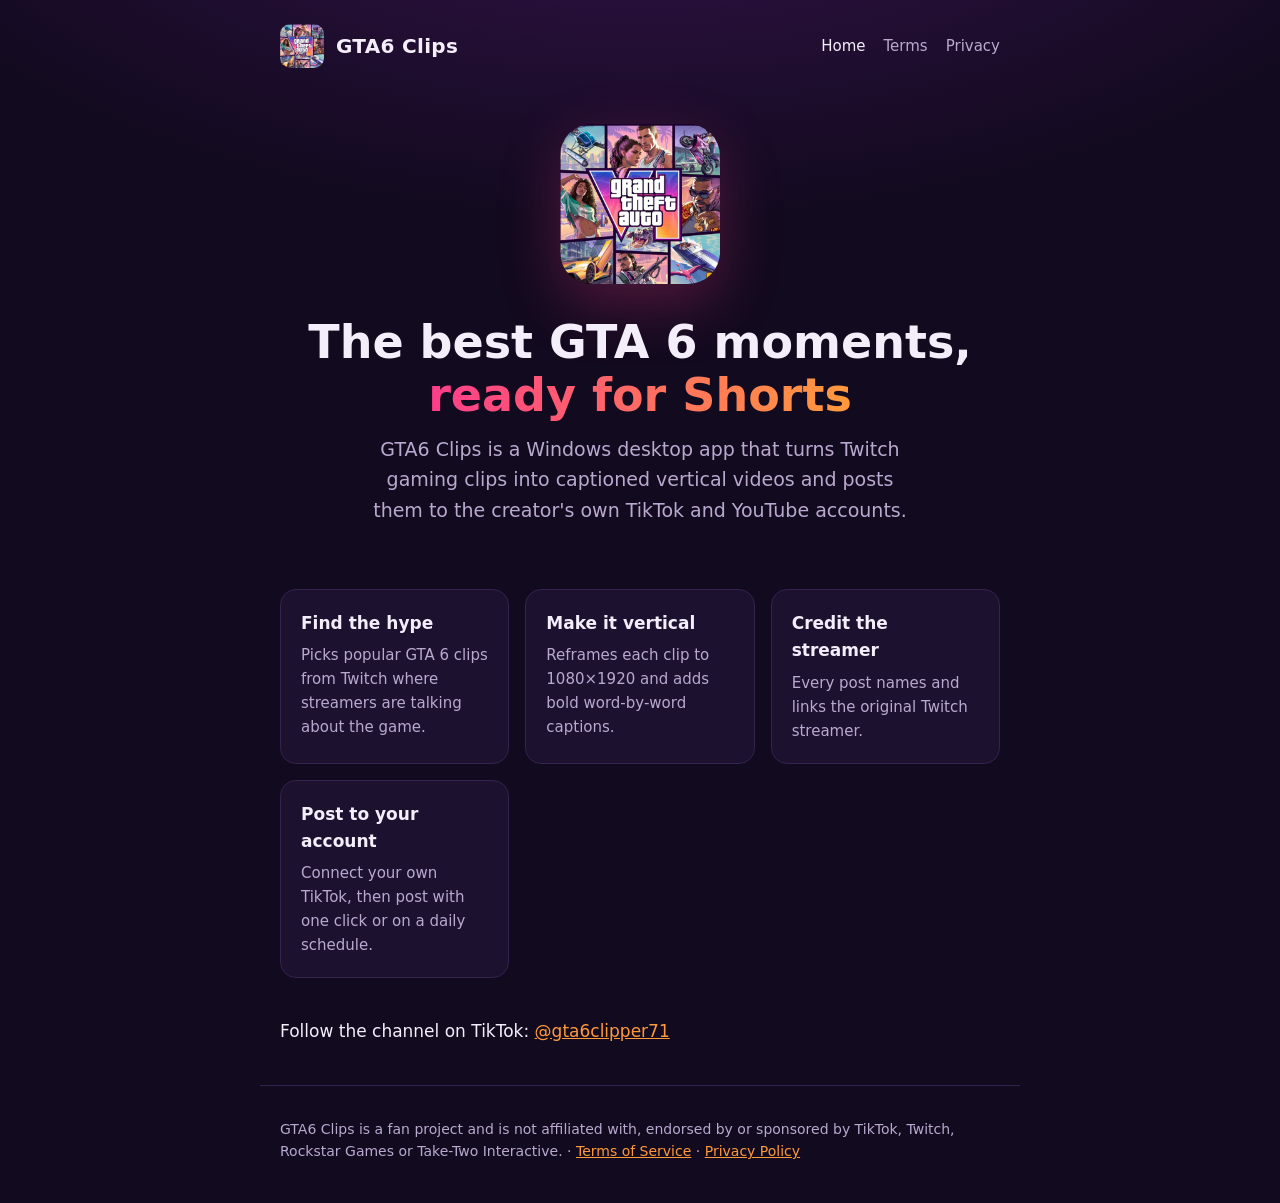
<file: index.html>
<!doctype html>
<html lang="en">
<head>
<meta charset="utf-8">
<meta name="viewport" content="width=device-width, initial-scale=1">
<title>GTA6 Clips</title>
<meta name="description" content="GTA6 Clips turns Twitch gaming clips into captioned vertical shorts and posts them to the creator's own TikTok and YouTube.">
<link rel="icon" href="icon.png">
<link rel="stylesheet" href="style.css">
</head>
<body>
<header>
  <img src="icon.png" alt="">
  <a class="name" href="index.html">GTA6 Clips</a>
  <nav><a href="index.html" aria-current="page">Home</a><a href="terms.html">Terms</a><a href="privacy.html">Privacy</a></nav>
</header>
<main>
  <section class="hero">
    <img src="icon.png" alt="GTA6 Clips logo">
    <h1>The best GTA 6 moments, <span class="grad">ready for Shorts</span></h1>
    <p class="lead">GTA6 Clips is a Windows desktop app that turns Twitch gaming clips into captioned vertical videos and posts them to the creator's own TikTok and YouTube accounts.</p>
  </section>
  <section class="cards">
    <div class="card"><h3>Find the hype</h3><p>Picks popular GTA 6 clips from Twitch where streamers are talking about the game.</p></div>
    <div class="card"><h3>Make it vertical</h3><p>Reframes each clip to 1080×1920 and adds bold word-by-word captions.</p></div>
    <div class="card"><h3>Credit the streamer</h3><p>Every post names and links the original Twitch streamer.</p></div>
    <div class="card"><h3>Post to your account</h3><p>Connect your own TikTok, then post with one click or on a daily schedule.</p></div>
  </section>
  <p>Follow the channel on TikTok: <a href="https://www.tiktok.com/@gta6clipper71">@gta6clipper71</a></p>
</main>
<footer>
  GTA6 Clips is a fan project and is not affiliated with, endorsed by or sponsored by TikTok, Twitch, Rockstar Games or Take-Two Interactive.
  · <a href="terms.html">Terms of Service</a> · <a href="privacy.html">Privacy Policy</a>
</footer>
</body>
</html>
</file>
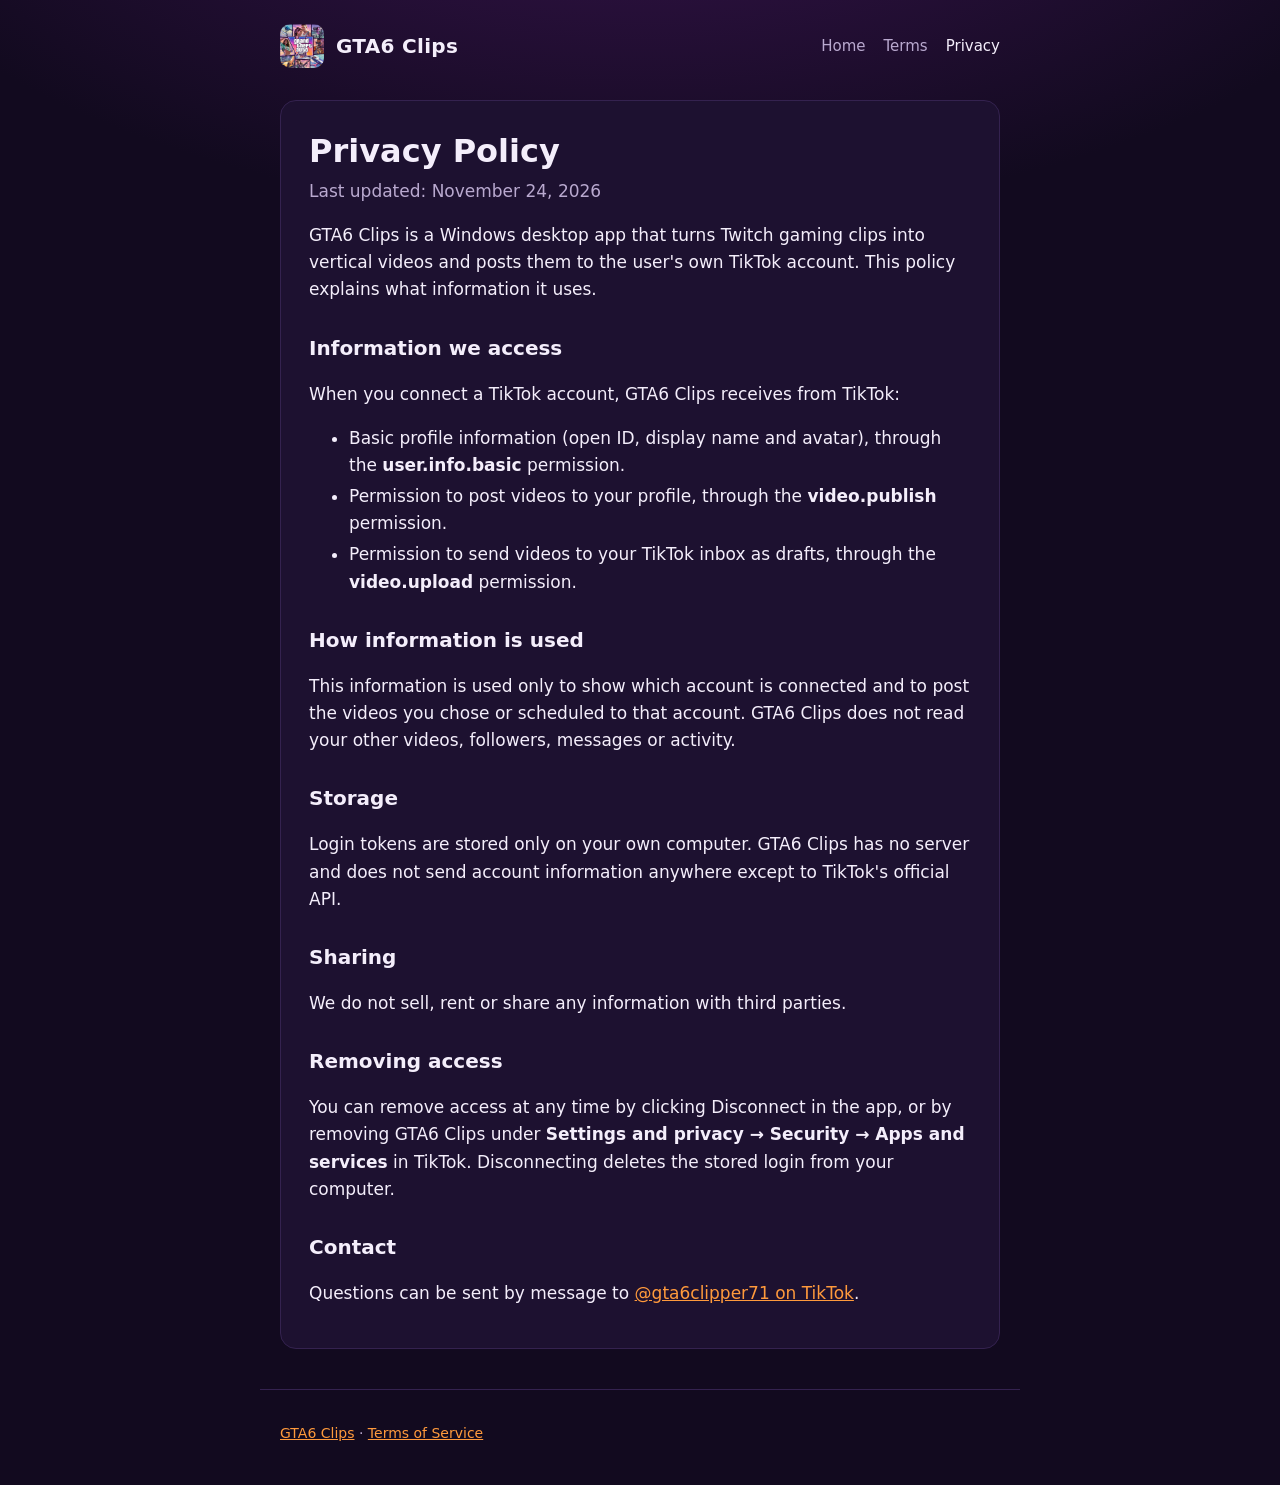
<file: privacy.html>
<!doctype html>
<html lang="en">
<head>
<meta charset="utf-8">
<meta name="viewport" content="width=device-width, initial-scale=1">
<title>Privacy Policy · GTA6 Clips</title>
<link rel="icon" href="icon.png">
<link rel="stylesheet" href="style.css">
</head>
<body>
<header>
  <img src="icon.png" alt="">
  <a class="name" href="index.html">GTA6 Clips</a>
  <nav><a href="index.html">Home</a><a href="terms.html">Terms</a><a href="privacy.html" aria-current="page">Privacy</a></nav>
</header>
<main>
<article class="doc">
  <h1>Privacy Policy</h1>
  <p class="date">Last updated: November 24, 2026</p>
  <p>GTA6 Clips is a Windows desktop app that turns Twitch gaming clips into vertical videos and posts them to the user's own TikTok account. This policy explains what information it uses.</p>

  <h2>Information we access</h2>
  <p>When you connect a TikTok account, GTA6 Clips receives from TikTok:</p>
  <ul>
    <li>Basic profile information (open ID, display name and avatar), through the <strong>user.info.basic</strong> permission.</li>
    <li>Permission to post videos to your profile, through the <strong>video.publish</strong> permission.</li>
    <li>Permission to send videos to your TikTok inbox as drafts, through the <strong>video.upload</strong> permission.</li>
  </ul>

  <h2>How information is used</h2>
  <p>This information is used only to show which account is connected and to post the videos you chose or scheduled to that account. GTA6 Clips does not read your other videos, followers, messages or activity.</p>

  <h2>Storage</h2>
  <p>Login tokens are stored only on your own computer. GTA6 Clips has no server and does not send account information anywhere except to TikTok's official API.</p>

  <h2>Sharing</h2>
  <p>We do not sell, rent or share any information with third parties.</p>

  <h2>Removing access</h2>
  <p>You can remove access at any time by clicking Disconnect in the app, or by removing GTA6 Clips under <strong>Settings and privacy → Security → Apps and services</strong> in TikTok. Disconnecting deletes the stored login from your computer.</p>

  <h2>Contact</h2>
  <p>Questions can be sent by message to <a href="https://www.tiktok.com/@gta6clipper71">@gta6clipper71 on TikTok</a>.</p>
</article>
</main>
<footer><a href="index.html">GTA6 Clips</a> · <a href="terms.html">Terms of Service</a></footer>
</body>
</html>
</file>
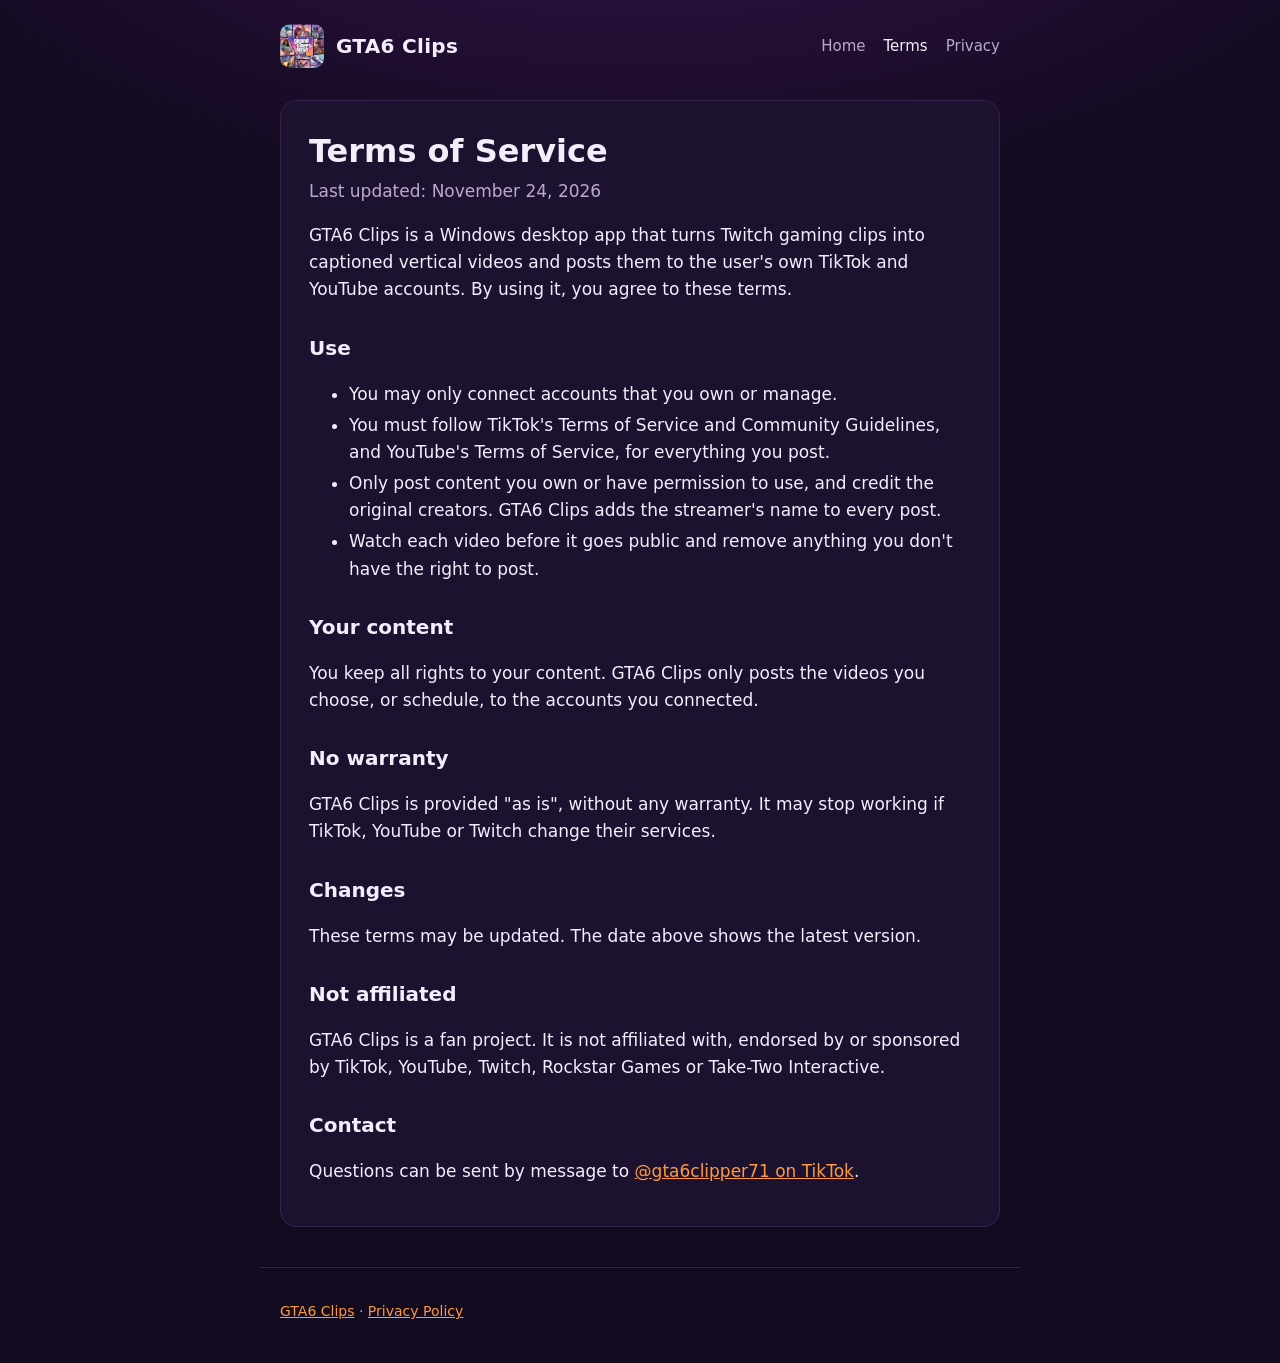
<file: terms.html>
<!doctype html>
<html lang="en">
<head>
<meta charset="utf-8">
<meta name="viewport" content="width=device-width, initial-scale=1">
<title>Terms of Service · GTA6 Clips</title>
<link rel="icon" href="icon.png">
<link rel="stylesheet" href="style.css">
</head>
<body>
<header>
  <img src="icon.png" alt="">
  <a class="name" href="index.html">GTA6 Clips</a>
  <nav><a href="index.html">Home</a><a href="terms.html" aria-current="page">Terms</a><a href="privacy.html">Privacy</a></nav>
</header>
<main>
<article class="doc">
  <h1>Terms of Service</h1>
  <p class="date">Last updated: November 24, 2026</p>
  <p>GTA6 Clips is a Windows desktop app that turns Twitch gaming clips into captioned vertical videos and posts them to the user's own TikTok and YouTube accounts. By using it, you agree to these terms.</p>

  <h2>Use</h2>
  <ul>
    <li>You may only connect accounts that you own or manage.</li>
    <li>You must follow TikTok's Terms of Service and Community Guidelines, and YouTube's Terms of Service, for everything you post.</li>
    <li>Only post content you own or have permission to use, and credit the original creators. GTA6 Clips adds the streamer's name to every post.</li>
    <li>Watch each video before it goes public and remove anything you don't have the right to post.</li>
  </ul>

  <h2>Your content</h2>
  <p>You keep all rights to your content. GTA6 Clips only posts the videos you choose, or schedule, to the accounts you connected.</p>

  <h2>No warranty</h2>
  <p>GTA6 Clips is provided "as is", without any warranty. It may stop working if TikTok, YouTube or Twitch change their services.</p>

  <h2>Changes</h2>
  <p>These terms may be updated. The date above shows the latest version.</p>

  <h2>Not affiliated</h2>
  <p>GTA6 Clips is a fan project. It is not affiliated with, endorsed by or sponsored by TikTok, YouTube, Twitch, Rockstar Games or Take-Two Interactive.</p>

  <h2>Contact</h2>
  <p>Questions can be sent by message to <a href="https://www.tiktok.com/@gta6clipper71">@gta6clipper71 on TikTok</a>.</p>
</article>
</main>
<footer><a href="index.html">GTA6 Clips</a> · <a href="privacy.html">Privacy Policy</a></footer>
</body>
</html>
</file>
<file: style.css>
:root {
  --bg: #120a1f;
  --card: #1d1130;
  --text: #f4eefb;
  --muted: #b9a9cf;
  --pink: #ff3d8b;
  --orange: #ff9a3c;
  --line: #34224f;
}
* { box-sizing: border-box; }
html { background: var(--bg); }
body {
  margin: 0;
  font: 17px/1.6 system-ui, -apple-system, "Segoe UI", Roboto, sans-serif;
  color: var(--text);
  background: radial-gradient(1200px 600px at 50% -200px, #3a1450 0%, var(--bg) 70%);
  min-height: 100vh;
}
a { color: var(--orange); }
header, main, footer { max-width: 760px; margin: 0 auto; padding: 0 20px; }
header { display: flex; align-items: center; gap: 12px; padding-top: 24px; }
header img { width: 44px; height: 44px; border-radius: 10px; }
header .name { font-weight: 800; font-size: 20px; letter-spacing: .3px; color: var(--text); text-decoration: none; }
nav { margin-left: auto; display: flex; gap: 18px; font-size: 15px; }
nav a { color: var(--muted); text-decoration: none; }
nav a:hover, nav a[aria-current] { color: var(--text); }
.hero { text-align: center; padding: 56px 0 24px; }
.hero img { width: 160px; height: 160px; border-radius: 32px; box-shadow: 0 20px 60px #ff3d8b44; }
h1 { font-size: clamp(30px, 6vw, 46px); line-height: 1.15; margin: 24px 0 12px; }
.grad { background: linear-gradient(90deg, var(--pink), var(--orange)); -webkit-background-clip: text; background-clip: text; color: transparent; }
.lead { color: var(--muted); font-size: 19px; max-width: 560px; margin: 0 auto; }
.cards { display: grid; grid-template-columns: repeat(auto-fit, minmax(210px, 1fr)); gap: 16px; margin: 40px 0; }
.card { background: var(--card); border: 1px solid var(--line); border-radius: 16px; padding: 20px; }
.card h3 { margin: 0 0 6px; font-size: 17px; }
.card p { margin: 0; color: var(--muted); font-size: 15px; }
.doc { background: var(--card); border: 1px solid var(--line); border-radius: 16px; padding: 8px 28px 24px; margin: 32px 0; }
.doc h1 { font-size: 32px; }
.doc h2 { font-size: 20px; margin-top: 28px; }
.doc .date { color: var(--muted); margin-top: -4px; }
.doc li { margin: 4px 0; }
footer { color: var(--muted); font-size: 14px; padding: 32px 20px 40px; border-top: 1px solid var(--line); margin-top: 40px; }
@media (max-width: 520px) {
  header { flex-wrap: wrap; }
  nav { margin-left: 0; width: 100%; }
}
</file>
